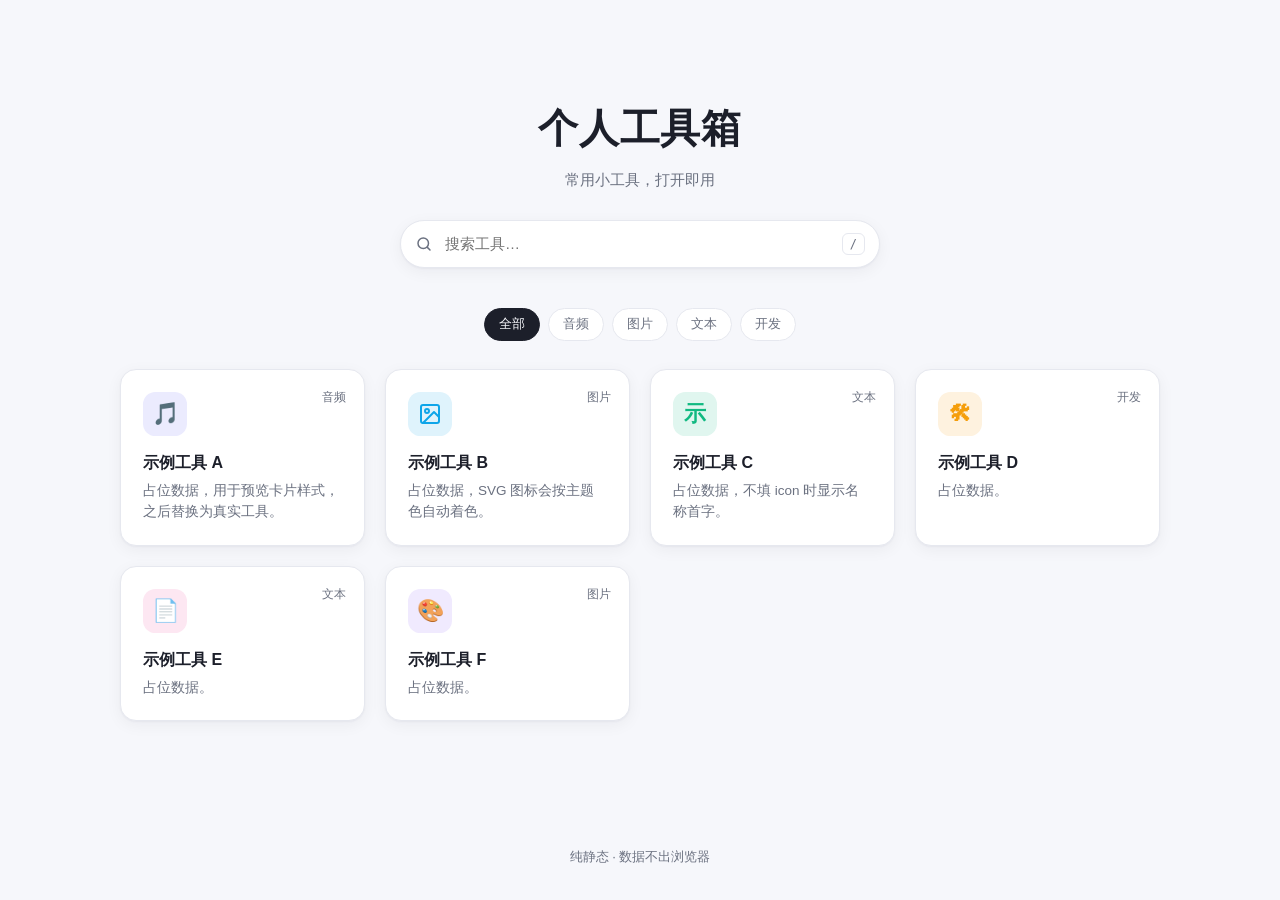
<file: index.html>
<!doctype html>
<html lang="zh-CN">
<head>
  <meta charset="utf-8">
  <meta name="viewport" content="width=device-width, initial-scale=1">
  <title>个人工具箱</title>
  <meta name="description" content="个人常用小工具合集">
  <link rel="icon" href="data:image/svg+xml,<svg xmlns='http://www.w3.org/2000/svg' viewBox='0 0 32 32'><rect width='32' height='32' rx='8' fill='%236366f1'/><path d='M9 13h14v10H9zM13 13v-3h6v3' fill='none' stroke='white' stroke-width='2.4' stroke-linejoin='round'/></svg>">
  <link rel="stylesheet" href="assets/style.css">
</head>
<body>
  <header class="hero">
    <div class="wrap">
      <h1 id="site-title">个人工具箱</h1>
      <p id="site-subtitle" class="subtitle"></p>
      <label class="search">
        <svg viewBox="0 0 24 24" aria-hidden="true"><circle cx="11" cy="11" r="7"/><path d="m20 20-3.5-3.5"/></svg>
        <input id="search" type="search" placeholder="搜索工具…" autocomplete="off" aria-label="搜索工具">
        <kbd>/</kbd>
      </label>
    </div>
  </header>

  <main class="wrap">
    <nav id="filters" class="filters" aria-label="分类"></nav>
    <section id="grid" class="grid" aria-live="polite"></section>
    <p id="empty" class="empty" hidden>没有找到匹配的工具</p>
  </main>

  <footer class="wrap footer" id="site-footer"></footer>

  <script src="assets/app.js"></script>
</body>
</html>
</file>
<file: assets/style.css>
:root {
  --bg: #f6f7fb;
  --surface: #ffffff;
  --text: #1c1f2a;
  --muted: #6b7180;
  --border: #e6e8ef;
  --accent: #6366f1;
  --shadow: 0 1px 2px rgba(20, 24, 40, .04), 0 4px 16px rgba(20, 24, 40, .05);
  --shadow-hover: 0 2px 4px rgba(20, 24, 40, .05), 0 12px 32px rgba(20, 24, 40, .1);
  --radius: 16px;
  color-scheme: light;
}

@media (prefers-color-scheme: dark) {
  :root {
    --bg: #0f1117;
    --surface: #181b24;
    --text: #e8eaf0;
    --muted: #8b90a0;
    --border: #262a36;
    --shadow: 0 1px 2px rgba(0, 0, 0, .3);
    --shadow-hover: 0 12px 32px rgba(0, 0, 0, .45);
    color-scheme: dark;
  }
}

* { box-sizing: border-box; }
[hidden] { display: none !important; }

body {
  margin: 0;
  background: var(--bg);
  color: var(--text);
  font: 15px/1.6 -apple-system, BlinkMacSystemFont, "Segoe UI", "PingFang SC", "Hiragino Sans GB", "Microsoft YaHei", sans-serif;
  -webkit-font-smoothing: antialiased;
  min-height: 100vh;
  display: flex;
  flex-direction: column;
}

.wrap {
  width: 100%;
  max-width: 1080px;
  margin: 0 auto;
  padding: 0 20px;
}

/* ---------- Hero ---------- */
.hero {
  padding: clamp(48px, 10vw, 96px) 0 clamp(24px, 5vw, 40px);
  text-align: center;
}

.hero h1 {
  margin: 0;
  font-size: clamp(28px, 5vw, 40px);
  font-weight: 700;
  letter-spacing: .02em;
}

.subtitle {
  margin: 8px 0 28px;
  color: var(--muted);
}
.subtitle:empty { display: none; }

.search {
  display: flex;
  align-items: center;
  gap: 10px;
  max-width: 480px;
  margin: 0 auto;
  padding: 0 14px;
  height: 48px;
  background: var(--surface);
  border: 1px solid var(--border);
  border-radius: 999px;
  box-shadow: var(--shadow);
  transition: border-color .2s, box-shadow .2s;
}
.search:focus-within {
  border-color: var(--accent);
  box-shadow: 0 0 0 4px color-mix(in srgb, var(--accent) 15%, transparent);
}
.search svg {
  width: 18px; height: 18px; flex: none;
  fill: none; stroke: var(--muted); stroke-width: 2; stroke-linecap: round;
}
.search input {
  flex: 1; min-width: 0;
  border: 0; outline: 0; background: transparent;
  color: inherit; font: inherit;
}
.search input::-webkit-search-cancel-button { cursor: pointer; }
.search kbd {
  font: 12px/1 ui-monospace, monospace;
  color: var(--muted);
  border: 1px solid var(--border);
  border-radius: 6px;
  padding: 4px 7px;
}
@media (hover: none) { .search kbd { display: none; } }

/* ---------- Filters ---------- */
.filters {
  display: flex;
  flex-wrap: wrap;
  justify-content: center;
  gap: 8px;
  margin-bottom: 28px;
}
.filters:empty { display: none; }
.chip {
  border: 1px solid var(--border);
  background: var(--surface);
  color: var(--muted);
  font: inherit;
  font-size: 13px;
  padding: 5px 14px;
  border-radius: 999px;
  cursor: pointer;
  transition: all .15s;
}
.chip:hover { color: var(--text); }
.chip[aria-pressed="true"] {
  background: var(--text);
  border-color: var(--text);
  color: var(--bg);
}

/* ---------- Grid ---------- */
.grid {
  display: grid;
  grid-template-columns: repeat(auto-fill, minmax(min(100%, 240px), 1fr));
  gap: clamp(12px, 2vw, 20px);
}

.card {
  --c: var(--accent);
  position: relative;
  display: flex;
  flex-direction: column;
  gap: 14px;
  padding: 22px;
  background: var(--surface);
  border: 1px solid var(--border);
  border-radius: var(--radius);
  box-shadow: var(--shadow);
  color: inherit;
  text-decoration: none;
  transition: transform .2s ease, box-shadow .2s ease, border-color .2s;
  container-type: inline-size;
}
.card:hover, .card:focus-visible {
  transform: translateY(-3px);
  box-shadow: var(--shadow-hover);
  border-color: color-mix(in srgb, var(--c) 35%, var(--border));
  outline: none;
}

/* Icon: size follows card width; works for svg / image / emoji / letter */
.icon {
  width: clamp(44px, 22cqi, 56px);
  aspect-ratio: 1;
  flex: none;
  display: grid;
  place-items: center;
  border-radius: 28%;
  background: color-mix(in srgb, var(--c) 13%, transparent);
  color: var(--c);
  overflow: hidden;
}
.icon > * { width: 56%; height: 56%; }
.icon .mask {
  background: currentColor;
  -webkit-mask: var(--src) center / contain no-repeat;
  mask: var(--src) center / contain no-repeat;
}
.icon img { object-fit: contain; }
.icon img.full { width: 100%; height: 100%; object-fit: cover; }
.icon .glyph {
  width: auto; height: auto;
  font-size: clamp(22px, 11cqi, 28px);
  line-height: 1;
  font-weight: 600;
}

.card h2 {
  margin: 0;
  font-size: 16px;
  font-weight: 600;
}
.card p {
  margin: 4px 0 0;
  color: var(--muted);
  font-size: 13.5px;
  display: -webkit-box;
  -webkit-line-clamp: 2;
  -webkit-box-orient: vertical;
  overflow: hidden;
}
.card .badge {
  position: absolute;
  top: 18px; right: 18px;
  font-size: 12px;
  color: var(--muted);
}

.empty, .error {
  text-align: center;
  color: var(--muted);
  padding: 48px 0;
}

.footer {
  margin-top: auto;
  padding-top: 64px;
  padding-bottom: 32px;
  text-align: center;
  color: var(--muted);
  font-size: 13px;
}
.footer:empty { display: none; }

@media (prefers-reduced-motion: reduce) {
  * { transition: none !important; }
}
</file>
